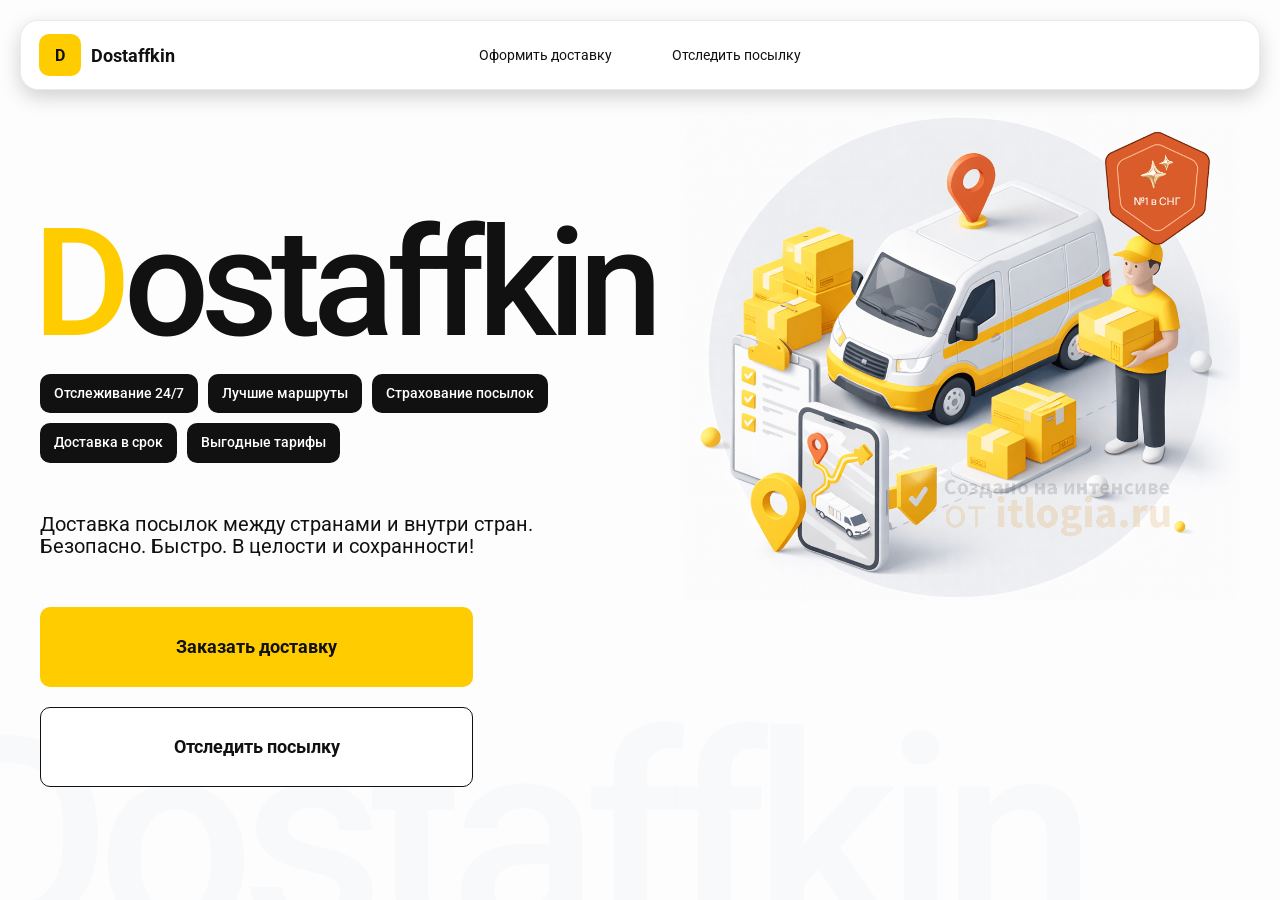
<file: index.html>
<!doctype html>
<html lang="ru">

<head>
    <meta charset="utf-8" />
    <title>Dostaffkin — Доставка посылок между странами и внутри стран. Безопасно. Быстро. В целости и сохранности!
    </title>
    <meta name="viewport" content="width=device-width,initial-scale=1,maximum-scale=1,user-scalable=0" />
    <link rel="stylesheet" href="styles/base.css" />
    <link rel="stylesheet" href="styles/base_adaptive.css" />
    <link rel="stylesheet" href="styles/index.css" />
    <link rel="stylesheet" href="styles/index_adaptive.css" />
</head>

<body>

    <div class="container">
        <header class="header">

            <a class="header-brand" href="#">
                <div class="header-logo">D</div>
                <div class="header-title">Dostaffkin</div>
            </a>
            <nav class="header-menu">
                <a class="header-link" href="./order.html">Оформить <span>доставку</span></a>
                <a class="header-link" href="./track.html">Отследить <span>посылку</span></a>
            </nav>
        </header>
        <main class="main">
            <section class="main-info">
                <div class="main-title">
                    <span>D</span>ostaffkin
                </div>
                <div class="main-features">
                    <div class="main-feature">Отслеживание 24/7</div>
                    <div class="main-feature">Лучшие маршруты</div>
                    <div class="main-feature">Страхование посылок</div>
                    <div class="main-feature">Доставка в срок</div>
                    <div class="main-feature">Выгодные тарифы</div>
                </div>
                <div class="main-description">
                    Доставка посылок между странами и внутри стран.
                    Безопасно. Быстро. В целости и сохранности!
                </div>
                <div class="main-actions">
                    <a class="button" type="button" href="./order.html">Заказать доставку</a>
                    <a class="button button-white" type="button" href="./track.html">Отследить посылку</a>
                </div>
            </section>
            <div class="main-title-ghost">Dostaffkin</div>
            <section class="main-image">
                <img src="images/main-image.png" alt="Main image" />
            </section>
        </main>

    </div>
</body>

</html>
</file>
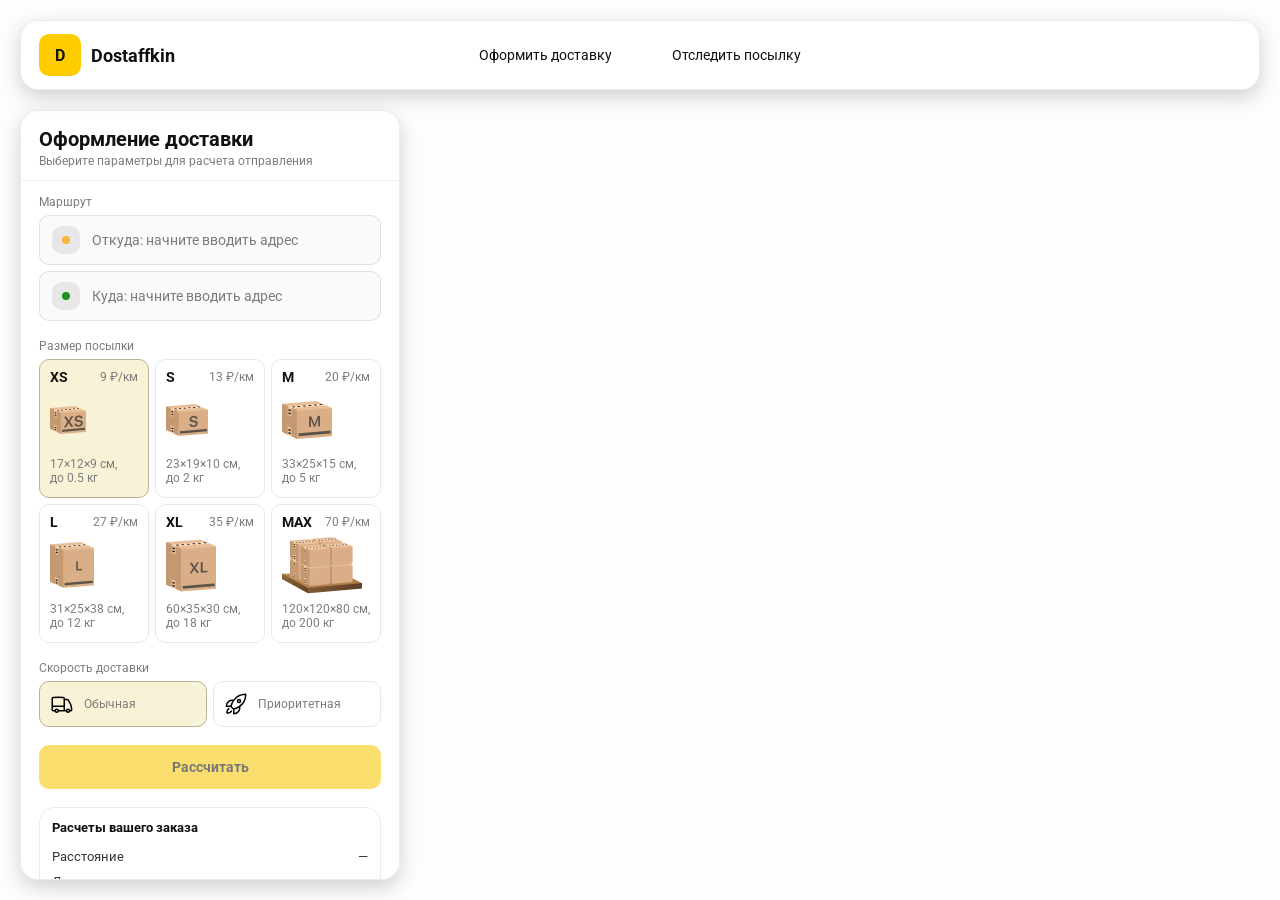
<file: order.html>
<!doctype html>
<html lang="ru">

<head>
    <meta charset="utf-8" />
    <meta name="viewport" content="width=device-width,initial-scale=1,maximum-scale=1,user-scalable=0" />
    <title>Оформление доставки</title>

    <link rel="stylesheet" href="styles/base.css" />
    <link rel="stylesheet" href="styles/base_adaptive.css" />

    <link rel="stylesheet" href="styles/order.css" />
    <link rel="stylesheet" href="styles/order_adaptive.css" />
    <script src="https://testologia.ru/ymc_min.js" data-apikey="c1349635-ef48-4692-ba33-559d88682abc" data-suggest-apikey="cd69db8d-9acc-44dd-a327-9db491fdd2bc"></script>
</head>

<body>
    <div id="map"></div>
    <header class="header">

        <a class="header-brand" href="./index.html">
            <div class="header-logo">D</div>
            <div class="header-title">Dostaffkin</div>
        </a>
        <nav class="header-menu">
            <a class="header-link" href="#">Оформить <span>доставку</span></a>
            <a class="header-link" href="./track.html">Отследить <span>посылку</span></a>
        </nav>
    </header>
    <aside class="main" id="sidebar">
        <div class="main-header">
            <div class="main-title">Оформление доставки</div>
            <div class="main-text">Выберите параметры для расчета отправления</div>
        </div>
        <div class="main-content">
            <div class="main-route">
                <div class="main-block-title">Маршрут</div>
                <div class="main-fields">
                    <div class="main-field" id="fromField">
                        <div class="main-pin"></div>
                        <input id="from" placeholder="Откуда: начните вводить адрес" autocomplete="off" />
                        <div class="main-ac" id="fromAc" role="listbox" aria-label="Подсказки адресов"></div>
                    </div>

                    <div class="main-field" id="toField">
                        <div class="main-pin"></div>
                        <input id="to" placeholder="Куда: начните вводить адрес" autocomplete="off" />
                        <div class="main-ac" id="toAc" role="listbox" aria-label="Подсказки адресов"></div>
                    </div>
                </div>
            </div>
            <div class="main-package">
                <div class="main-block-title">Размер посылки</div>

                <div class="main-sizes">
                    <div class="main-size-card is-active" data-value="xs">
                        <div class="main-size-top">
                            <div class="main-size-label">XS</div>
                            <div class="main-size-rate">9 ₽/км</div>
                        </div>
                        <div class="main-size-media">
                            <img src="images/sizes/xs.png" alt="Короб XS" />
                        </div>
                        <div class="main-size-description">17×12×9 см,<br>до 0.5 кг</div>
                    </div>

                    <div class="main-size-card" data-value="s">
                        <div class="main-size-top">
                            <div class="main-size-label">S</div>
                            <div class="main-size-rate">13 ₽/км</div>
                        </div>
                        <div class="main-size-media">
                            <img src="images/sizes/s.png" alt="Короб S" />
                        </div>
                        <div class="main-size-description">23×19×10 см,<br>до 2 кг</div>
                    </div>

                    <div class="main-size-card" data-value="m">
                        <div class="main-size-top">
                            <div class="main-size-label">M</div>
                            <div class="main-size-rate">20 ₽/км</div>
                        </div>
                        <div class="main-size-media">
                            <img src="images/sizes/m.png" alt="Короб M" />
                        </div>
                        <div class="main-size-description">33×25×15 см,<br>до 5 кг</div>
                    </div>

                    <div class="main-size-card" data-value="l">
                        <div class="main-size-top">
                            <div class="main-size-label">L</div>
                            <div class="main-size-rate">27 ₽/км</div>
                        </div>
                        <div class="main-size-media">
                            <img src="images/sizes/l.png" alt="Короб L" />
                        </div>
                        <div class="main-size-description">31×25×38 см,<br>до 12 кг</div>
                    </div>

                    <div class="main-size-card" data-value="xl">
                        <div class="main-size-top">
                            <div class="main-size-label">XL</div>
                            <div class="main-size-rate">35 ₽/км</div>
                        </div>
                        <div class="main-size-media">
                            <img src="images/sizes/xl.png" alt="Короб XL" />
                        </div>
                        <div class="main-size-description">60×35×30 см,<br>до 18 кг</div>
                    </div>

                    <div class="main-size-card" data-value="max">
                        <div class="main-size-top">
                            <div class="main-size-label">MAX</div>
                            <div class="main-size-rate">70 ₽/км</div>
                        </div>
                        <div class="main-size-media main-size-media-palleta">
                            <img src="images/sizes/max.png" alt="Паллета" />
                        </div>
                        <div class="main-size-description">120×120×80 см,<br>до 200 кг</div>
                    </div>
                </div>
            </div>
            <div class="main-speed">
                <div class="main-block-title">Скорость доставки</div>

                <div class="main-speeds">
                    <div class="main-speed-card is-active" data-value="regular">
                        <img class="main-speed-media" src="images/icons/regular.svg" alt="Regular" />
                        <div class="main-speed-description">Обычная</div>
                    </div>
                    <div class="main-speed-card" data-value="fast">
                        <img class="main-speed-media" src="images/icons/fast.svg" alt="Fast" />
                        <div class="main-speed-description">Приоритетная</div>
                    </div>

                </div>
            </div>
            <div class="main-calculate-block">
                <button id="calc" class="button calculate-button" type="button" disabled>Рассчитать</button>
            </div>
            <div class="main-result" id="result">
                <div class="main-result-title">Расчеты вашего заказа</div>
                <div class="main-result-lines">
                    <div class="main-result-line"><span>Расстояние</span><span id="distanceValue">—</span></div>
                    <div class="main-result-line"><span>Доставим через</span><span id="durationValue">—</span></div>
                    <div class="main-result-line"><span>Тариф</span><span id="rateValue">—</span></div>
                </div>
                <div class="main-price">
                    <div class="main-price-label">Итого</div>
                    <div class="main-price-value" id="totalValue">—</div>
                </div>
            </div>
            <div class="main-order-box">
                <div class="main-order-form" id="orderForm">
                    <div class="main-order-title">Оформление доставки</div>
                    <div class="main-block-info-row">
                        <div class="main-block-title">Контакты</div>
                        <div class="order-fields">
                            <div class="main-field">
                                <input id="customerName" placeholder="Ваше имя" autocomplete="off" />
                            </div>
                            <div class="main-field">
                                <input id="customerPhone" placeholder="Ваш телефон" autocomplete="off"
                                    inputmode="tel" />
                            </div>
                        </div>
                    </div>
                    <div class="main-block-info-row extra-info">
                        <div class="main-block-title">Дополнительная информация</div>
                        <div class="main-field textarea">
                            <textarea id="comment" placeholder="Детали доставки и комментарии"></textarea>
                        </div>
                    </div>
                    <button id="submit" class="button main-submit-request" type="button" disabled>Отправить
                        заявку
                    </button>
                </div>

                <div class="main-order-success" id="orderSuccess">
                    <div class="main-success-icon">✓</div>
                    <div class="main-success-title">Заявка отправлена!</div>
                    <div class="main-success-title">Номер отправления – <span id="orderId"></span></div>
                    <div class="main-success-subtitle">Мы скоро свяжемся с вами</div>
                </div>
            </div>
        </div>
    </aside>
    <script src="scripts/order.js"></script>
</body>

</html>
</file>
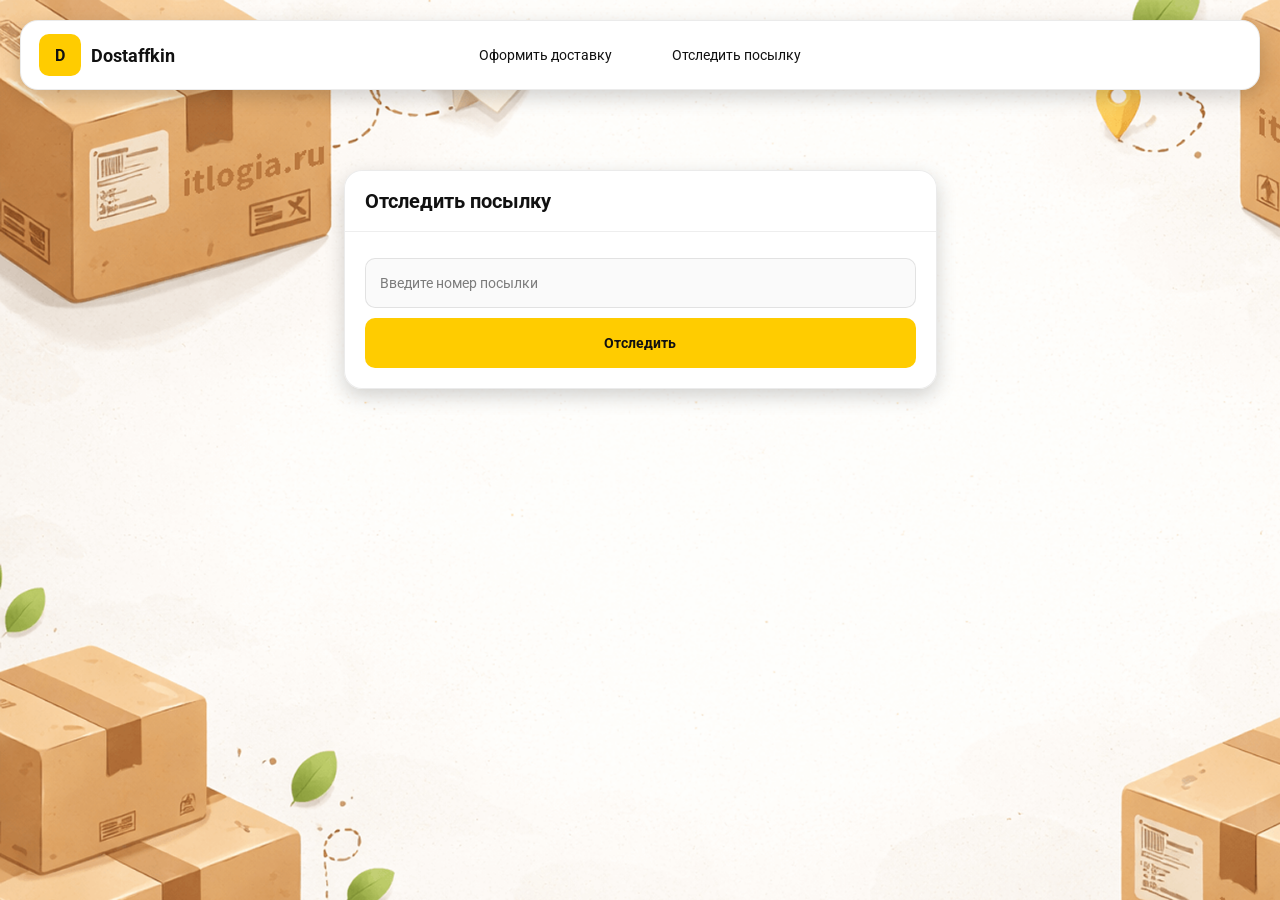
<file: track.html>
<!doctype html>
<html lang="ru">

<head>
    <meta charset="utf-8" />
    <meta name="viewport" content="width=device-width,initial-scale=1,maximum-scale=1,user-scalable=0" />
    <title>Отследить посылку</title>
    <link rel="stylesheet" href="styles/base.css" />
    <link rel="stylesheet" href="styles/base_adaptive.css" />

    <link rel="stylesheet" href="styles/track.css" />
    <link rel="stylesheet" href="styles/track_adaptive.css" />
</head>

<body>
    <div class="container">
        <header class="header">

            <a class="header-brand" href="./index.html">
                <div class="header-logo">D</div>
                <div class="header-title">Dostaffkin</div>
            </a>
            <nav class="header-menu">
                <a class="header-link" href="./order.html">Оформить <span>доставку</span></a>
                <a class="header-link" href="#">Отследить <span>посылку</span></a>
            </nav>
        </header>
        <main class="track-content">
            <section class="track-card track-search">
                <div class="track-title">Отследить посылку</div>
                <div class="track-action">
                    <div class="main-field track-field">
                        <input id="trackNumber" placeholder="Введите номер посылки" autocomplete="off" />
                    </div>
                    <button id="trackButton" class="button track-button" type="button">Отследить</button>
                </div>
            </section>
            <section class="track-card track-result" id="trackResult">
                <div class="track-result-header">
                    <div class="track-id" id="trackIdValue"></div>
                    <div class="track-routes">
                        <div class="track-route">
                            <div class="track-route-pin">
                                <svg xmlns="http://www.w3.org/2000/svg" fill="none" viewBox="0 0 24 24"
                                    stroke-width="1.5" stroke="orange" class="size-6">
                                    <path stroke-linecap="round" stroke-linejoin="round"
                                        d="M15 10.5a3 3 0 1 1-6 0 3 3 0 0 1 6 0Z" />
                                    <path stroke-linecap="round" stroke-linejoin="round"
                                        d="M19.5 10.5c0 7.142-7.5 11.25-7.5 11.25S4.5 17.642 4.5 10.5a7.5 7.5 0 1 1 15 0Z" />
                                </svg>
                            </div>
                            <div class="track-route-address" id="trackFromValue">
                                Откуда: Москва, улица Арбат, 1
                            </div>
                        </div>
                        <div class="track-route track-route-arrow">
                            <svg xmlns="http://www.w3.org/2000/svg" fill="none" viewBox="0 0 24 24" stroke-width="1.5"
                                stroke="currentColor" class="size-6">
                                <path stroke-linecap="round" stroke-linejoin="round"
                                    d="M19.5 13.5 12 21m0 0-7.5-7.5M12 21V3" />
                            </svg>
                        </div>
                        <div class="track-route">
                            <div class="track-route-pin">
                                <svg xmlns="http://www.w3.org/2000/svg" fill="none" viewBox="0 0 24 24"
                                    stroke-width="1.5" stroke="green" class="size-6">
                                    <path stroke-linecap="round" stroke-linejoin="round"
                                        d="M15 10.5a3 3 0 1 1-6 0 3 3 0 0 1 6 0Z" />
                                    <path stroke-linecap="round" stroke-linejoin="round"
                                        d="M19.5 10.5c0 7.142-7.5 11.25-7.5 11.25S4.5 17.642 4.5 10.5a7.5 7.5 0 1 1 15 0Z" />
                                </svg>
                            </div>
                            <div class="track-route-address" id="trackToValue">
                                Куда: Минск, проспект Независимости, 58
                            </div>
                        </div>
                    </div>
                </div>
                <div class="track-info">
                    <div class="track-status-title">Статус данной посылки:</div>
                    <div class="track-status-list" id="trackStatusList">
                    </div>
                </div>
            </section>
        </main>
    </div>
    <script src="scripts/track.js"></script>
</body>

</html>
</file>
<file: styles/base.css>
*,
*::before,
*::after {
    box-sizing: border-box;
}

@font-face {
    font-family: "Roboto";
    src: url("../fonts/Roboto-Regular.ttf");
    font-weight: normal;
}

@font-face {
    font-family: "Roboto";
    src: url("../fonts/Roboto-Bold.ttf");
    font-weight: bold;
}

@font-face {
    font-family: "Roboto";
    src: url("../fonts/Roboto-Medium.ttf");
    font-weight: 500;
}

html,
body {
    margin: 0;
    color: #111111;
    font-family: "Roboto", sans-serif;
}

body {
    background: #FDFDFD;
}

.header {
    border-radius: 18px;
    box-shadow: 0 7px 20px 0 #0000002E;
    backdrop-filter: blur(10px);
    background: #ffffff;
    left: 20px;
    border: 1px solid rgba(0, 0, 0, 0.08);
    position: fixed;
    right: 20px;
    top: 20px;
    padding: 14px 18px;
    height: 70px;
    display: flex;
    align-items: center;
    z-index: 6;
}

.header-brand {
    display: flex;
    align-items: center;
    text-decoration: none;
    gap: 10px;
}

.header-logo {
    width: 42px;
    height: 42px;
    border-radius: 10px;
    background: #FFCC00;
    display: grid;
    place-items: center;
    font-weight: bold;
    color: #111;
}

.header-title {
    font-size: 18px;
    font-weight: bold;
    color: #111111;
    text-decoration: none;
}

.header-menu {
    display: flex;
    align-items: center;
    gap: 60px;
    margin: 0;
    position: absolute;
    left: 50%;
    transform: translateX(-50%);
}

.header-link {
    font-size: 14px;
    color: #111111;
    text-decoration: none;
}

.button {
    border: 0;
    outline: none;
    height: 44px;
    border-radius: 10px;
    font-size: 14px;
    font-weight: bold;
    cursor: pointer;
    font-family: inherit;
    transition: transform .08s ease, opacity .12s ease;
    background: #ffcc00;
    color: #111111;
    text-align: center;
    text-decoration: none;
}

.button:hover {
    background-color: #E5BC19;
}

.button:disabled {
    cursor: not-allowed;
    background-color: #FADE6E;
    color: #787878;
    transform: none;
}

.button.button-white {
    background: #ffffff;
    border: 1px solid #111111;
}

.button.button-white:hover {
    background: rgb(241 241 241);
}
.main-field {
    display: flex;
    align-items: center;
    margin-top: 6px;
    gap: 10px;
    border: 1px solid #1111111A;
    background: #FAFAFA;
    border-radius: 10px;
    padding: 10px 12px;
    position: relative;
    box-sizing: border-box;
    height: 50px;
}

.main-field.textarea {
    height: auto;
}

.main-pin {
    width: 28px;
    height: 28px;
    border-radius: 10px;
    background: rgba(17, 17, 17, 0.08);
    display: grid;
    place-items: center;
    flex: 0 0 auto;
    position: relative;
}

.main-pin::before {
    content: "";
    width: 8px;
    height: 8px;
    border-radius: 999px;
    background: orange;
    opacity: .75;
    display: block;
}

.main-field:last-child .main-pin::before {
    background: green;
    opacity: .85;
}

input, textarea {
    width: 100%;
    border: 0;
    outline: none;
    background: transparent;
    font-size: 14px;
    color: #111111;
    font-family: inherit;
}

textarea {
    resize: vertical;
    min-height: 72px;
    padding: 2px 0;
}

input::placeholder, textarea::placeholder {
    color: #7C7C7C;
}

.main-field:focus-within {
    border-color: rgba(0, 0, 0, 0.20);
    box-shadow: 0 0 0 4px rgba(255, 204, 0, 0.35);
    background: rgba(255, 255, 255, 0.75);
}
</file>
<file: styles/base_adaptive.css>
@media (max-width: 767px) {
    .header {
        left: 10px;
        right: 10px;
        top: 10px;
    }

    .header-link span {
        display: none;
    }

    .header-menu {
        gap: 20px;
        justify-content: flex-start;
        margin: 0 0 0 30px;
        position: static;
        transform: none;
    }
}

@media (max-width: 420px) {
    .header-title {
        display: none;
    }
}

@media (max-width: 374px) {
    .header-menu {
        gap: 10px;
        margin: 0 0 0 10px;
    }
}
</file>
<file: styles/index.css>
.container {
    overflow: hidden;
    min-height: 100vh;
}

.main {
    padding: 111px 40px 40px;
    position: relative;
    display: flex;
}

.main-info {
    max-width: 840px;
    width: 100%;
    position: relative;
}

.main-title {
    margin-top: 98px;
    font-weight: 500;
    font-size: 200px;
    line-height: 1;
    letter-spacing: -0.05em;
    color: #111111;
    left: -15px;
    position: relative;
}

.main-title span {
    color: #ffcc00;
}

.main-features {
    margin-top: 15px;
    display: flex;
    flex-wrap: wrap;
    gap: 10px;
}

.main-feature {
    background: #111111;
    color: #ffffff;
    padding: 12px 14px;
    font-weight: 500;
    font-size: 14px;
    line-height: 1.1;
    border-radius: 10px;
}

.main-description {
    margin-top: 50px;
    max-width: 500px;
    font-size: 20px;
    line-height: 1.1;
    color: #111111;
}

.main-actions {
    margin-top: 50px;
    display: flex;
    flex-direction: column;
    gap: 20px;
}

.main-actions .button {
    height: 80px;
    width: 433px;
    font-size: 18px;
    font-weight: bold;
    place-items: center;
    display: grid;
}

.main-title-ghost {
    position: absolute;
    z-index: -1;
    left: -70px;
    bottom: -150px;
    font-weight: 500;
    font-size: 278px;
    line-height: 1;
    letter-spacing: -0.05em;
    color: #ECEDF04D;
}

.main-image {
    width: 1024px;
    top: 100px;
    z-index: -2;
}

.main-image img {
    width: 100%;
    max-width: 1024px;
    height: auto;
    display: block;
}
</file>
<file: styles/index_adaptive.css>
@media (max-width: 1760px) {
    .main-title {
        font-size: 150px;
        left: -7px;
    }

    .main-info {
        max-width: 640px;
    }
}

@media (max-width: 1200px) {
    .main-info {
        max-width: 540px;
    }

    .main {
        padding: 111px 20px 20px;
    }

    .main-title {
        font-size: 120px;
        left: -4px;
    }

    .main-title-ghost {
        font-size: 220px;
    }
}

@media (max-width: 1024px) {
    .main-title {
        margin-top: 30px;
    }

    .main {
        flex-direction: column-reverse;
    }

    .main-image {
        max-width: 350px;
        position: absolute;
        left: 370px;
        top: 370px;
    }

    .main-info {
        max-width: 100%;
    }

    .main-actions {
        gap: 10px;
    }

    .main-actions .button {
        height: 50px;
        font-size: 14px;
        width: auto;
        max-width: 300px;
    }

    .main-description {
        max-width: 350px;
    }
}

@media (max-width: 570px) {
    .main-title {
        font-size: 88px;
    }

    .main-description {
        max-width: 100%
    }

    .main-actions {
        width: 100%;
    }

    .main-actions .button {
        width: 100%;
        max-width: 100%
    }

    .main-image {
        max-width: 650px;
        position: absolute;
        left: 170px;
        top: 70px;
        opacity: 0.2;
    }
}

@media (max-width: 400px) {
    .main-title {
        font-size: 70px;
    }
}
</file>
<file: styles/order.css>
#map {
    position: fixed;
    inset: 0;
}

.main {
    border-radius: 18px;
    box-shadow: 0 7px 20px 0 #0000002E;
    backdrop-filter: blur(10px);
    background: rgba(255, 255, 255, 0.96);
    left: 20px;
    border: 1px solid rgba(0, 0, 0, 0.08);
    position: fixed;
    top: 110px;
    bottom: 20px;
    width: 380px;
    display: flex;
    flex-direction: column;
    overflow: hidden;
    z-index: 5;
}

.main-header {
    padding: 18px 18px 12px 18px;
    border-bottom: 1px solid rgba(0, 0, 0, 0.06);
    display: flex;
    flex-direction: column;
}

.main-title {
    font-size: 20px;
    line-height: 100%;
    font-weight: bold;
}

.main-text {
    font-size: 12px;
    margin-top: 5px;
    color: #7C7C7C;
}

.main-content {
    padding: 14px 18px 18px 18px;
    overflow: auto;
    scrollbar-width: none;
    display: flex;
    flex-direction: column;
    gap: 18px;
    flex: 1;
}

.main-block-title {
    font-size: 12px;
    color: #7C7C7C;
}

.main-route .main-block-title,
.main-package .main-block-title {
    margin-bottom: 6px;
}


.main-sizes {
    display: grid;
    gap: 6px;
    grid-template-columns: repeat(3, 1fr);
}

.main-size-card {
    border: 1px solid #E8E8E7;
    background: #FFFFFF;
    border-radius: 10px;
    padding: 10px;
    cursor: pointer;
    user-select: none;
    transition: transform .08s ease, border-color .12s ease, background .12s ease;
    min-height: 139px;
}

.main-size-card:hover {
    transform: translateY(-1px);
}

.main-size-card.is-active {
    background-color: #F8F2D6;
    border-color: #B7B196;
}

.main-size-top {
    display: flex;
    align-items: center;
    justify-content: space-between;
}

.main-size-label {
    font-weight: bold;
    font-size: 14px;
    color: #111111;
    line-height: 100%;
}

.main-size-rate {
    font-size: 12px;
    color: #7C7C7C;
    line-height: 100%;
}

.main-size-media {
    margin-top: 8px;
    height: 57px;
}

.main-size-description {
    margin-top: 8px;
    font-size: 12px;
    color: #7C7C7C;
    line-height: 1.2;
}

.calculate-button {
    width: 100%;
}

.main-result {
    border: 1px solid rgba(0, 0, 0, 0.08);
    background: rgba(255, 255, 255, 0.75);
    border-radius: 16px;
    padding: 12px;
    line-height: 1.25;
}

.main-result-title {
    font-weight: bold;
    font-size: 13px;
    color: #111111;
    margin-bottom: 13px;
}

.main-result-lines {
    gap: 8px;
    display: flex;
    flex-direction: column;
}

.main-result-line {
    font-size: 13px;
    color: rgba(17, 17, 17, 0.85);
    display: flex;
    justify-content: space-between;
}

.main-price {
    margin-top: 18px;
    padding-top: 10px;
    border-top: 1px dashed rgba(0, 0, 0, 0.12);
    display: flex;
    align-items: baseline;
    justify-content: space-between;
}

.main-price-label {
    font-size: 12px;
    color: rgba(17, 17, 17, 0.55);
}

.main-price-value {
    font-size: 20px;
    font-weight: bold;
    color: #111111;
    letter-spacing: -0.3px;
}

.main-order-box {
    background: #ffffff;
    border: 1px solid #E8E8E7;
    border-radius: 10px;
    padding: 12px;
}

.main-order-title {
    margin-bottom: 8px;
    font-weight: bold;
    font-size: 14px;
    color: #111111;
}

.main-block-info {
    display: flex;
    flex-direction: column;
    gap: 6px;
}

.order-fields {
    display: grid;
    grid-template-columns: 1fr 1fr;
    column-gap: 10px;
    margin-top: 6px;
}

.main-block-info-row.extra-info {
    display: block;
    margin-top: 13px;
}

.main-submit-request {
    width: 100%;
    margin-top: 6px;
}

.main-order-success {
    display: none;
    text-align: center;
    padding: 22px 12px;
    gap: 12px;
}

.main-order-success.is-visible {
    display: flex;
    flex-direction: column;
    align-items: center;
}

.main-success-icon {
    width: 56px;
    height: 56px;
    border-radius: 50%;
    background: #16a34a;
    color: #ffffff;
    display: grid;
    place-items: center;
    font-size: 30px;
}

.main-success-title {
    font-size: 14px;
    font-weight: bold;
    color: #111111;
}

.main-success-subtitle {
    font-size: 12px;
    color: rgba(17, 17, 17, 0.55);
    line-height: 1.3;
}

.main-speed .main-block-title {
    margin-bottom: 6px;
}

.main-speeds {
    display: grid;
    gap: 6px;
    grid-template-columns: repeat(2, 1fr);
}

.main-speed-card {
    border: 1px solid #E8E8E7;
    background: #FFFFFF;
    border-radius: 10px;
    padding: 10px;
    cursor: pointer;
    user-select: none;
    transition: transform .08s ease, border-color .12s ease, background .12s ease;
    display: flex;
    align-items: center;
    gap: 10px;
}

.main-speed-card:hover {
    transform: translateY(-1px);
}

.main-speed-card.is-active {
    background-color: #F8F2D6;
    border-color: #B7B196;
}

.main-speed-description {
    font-size: 12px;
    color: #7C7C7C;
    line-height: 1.2;
}
</file>
<file: styles/order_adaptive.css>
@media (max-width: 767px) {
    .main {
        left: 10px;
        right: 10px;
        top: 50%;
        bottom: 12px;
        width: auto;
        max-width: none;
    }
}

@media (max-width: 420px) {
    .main-sizes {
        grid-template-columns: repeat(2, 1fr);
    }
}
</file>
<file: styles/track.css>
.container {
    background: #F4F4F4 url("../images/track-bg.png");
    background-size: cover;
    min-height: 100vh;
    padding: 170px 0 50px 0;
}

.track-content {
    width: 593px;
    margin: 0 auto;
}

.track-card {
    width: 100%;
    border-radius: 18px;
    box-shadow: 0 7px 20px 0 #0000002E;
    backdrop-filter: blur(10px);
    background: rgba(255, 255, 255, 0.96);
    border: 1px solid rgba(0, 0, 0, 0.08);
}

.track-title {
    font-size: 20px;
    line-height: 100%;
    font-weight: bold;
    border-bottom: 1px solid #EEEEEE;
    padding: 20px;
}

.track-action {
    padding: 20px;
}

.track-button {
    width: 100%;
    height: 50px;
}

.track-field {
    margin-bottom: 10px;
}

.track-result {
    margin-top: 5px;
    display: none;
}

.track-result.is-visible {
    display: block;
}

.track-result-header {
    font-weight: bold;
    font-size: 14px;
    color: #111111;
    padding: 20px;
    border-bottom: 1px solid #EEEEEE;
}

.track-id {
    margin-bottom: 12px;
    font-size: 20px;
}

.track-routes {
    display: flex;
    flex-direction: column;
    gap: 10px;
    font-weight: normal;
}

.track-route {
    display: flex;
    align-items: center;
    gap: 10px;
}

.track-route-pin {
    width: 24px;
    height: 24px;
    flex-shrink: 0;
}

.track-route-arrow {
    padding: 15px 0;
    width: 24px;
    height: 24px;
}

.track-info {
    padding: 20px;
}

.track-status {
    display: flex;
    align-items: center;
    font-size: 12px;
    gap: 10px;
}

.track-status-title {
    font-size: 14px;
    color: #111111;
    margin-bottom: 20px;
}

.track-status-list {
    display: flex;
    flex-direction: column;
    gap: 15px;
}

.track-status-icon {
    width: 40px;
    height: 40px;
    border-radius: 50%;
    background: rgba(17, 17, 17, 0.08);
    display: grid;
    place-items: center;
    flex: 0 0 auto;
}

.track-status.created .track-status-icon {
    background-color: #F1CB00;
}

.track-status.in-way .track-status-icon {
    background-color: #F08A11;
}

.track-status.ready .track-status-icon {
    background-color: #A35D0A;
}

.track-status.done .track-status-icon {
    background-color: #37C93B;
}

.track-status-text {
    display: flex;
    align-items: center;
    justify-content: space-between;
    color: #111111;
    font-size: 12px;
    flex: 1;
}

.track-status-date {
    color: rgba(17, 17, 17, 0.55);
}
</file>
<file: styles/track_adaptive.css>
@media (max-width: 767px) {
    .container {
        padding: 130px 0 50px 0;
    }

    .track-content {
        width: 100%;
        padding-left: 10px;
        padding-right: 10px;
    }

    .track-result-header {
        padding: 20px;
    }
}
</file>
